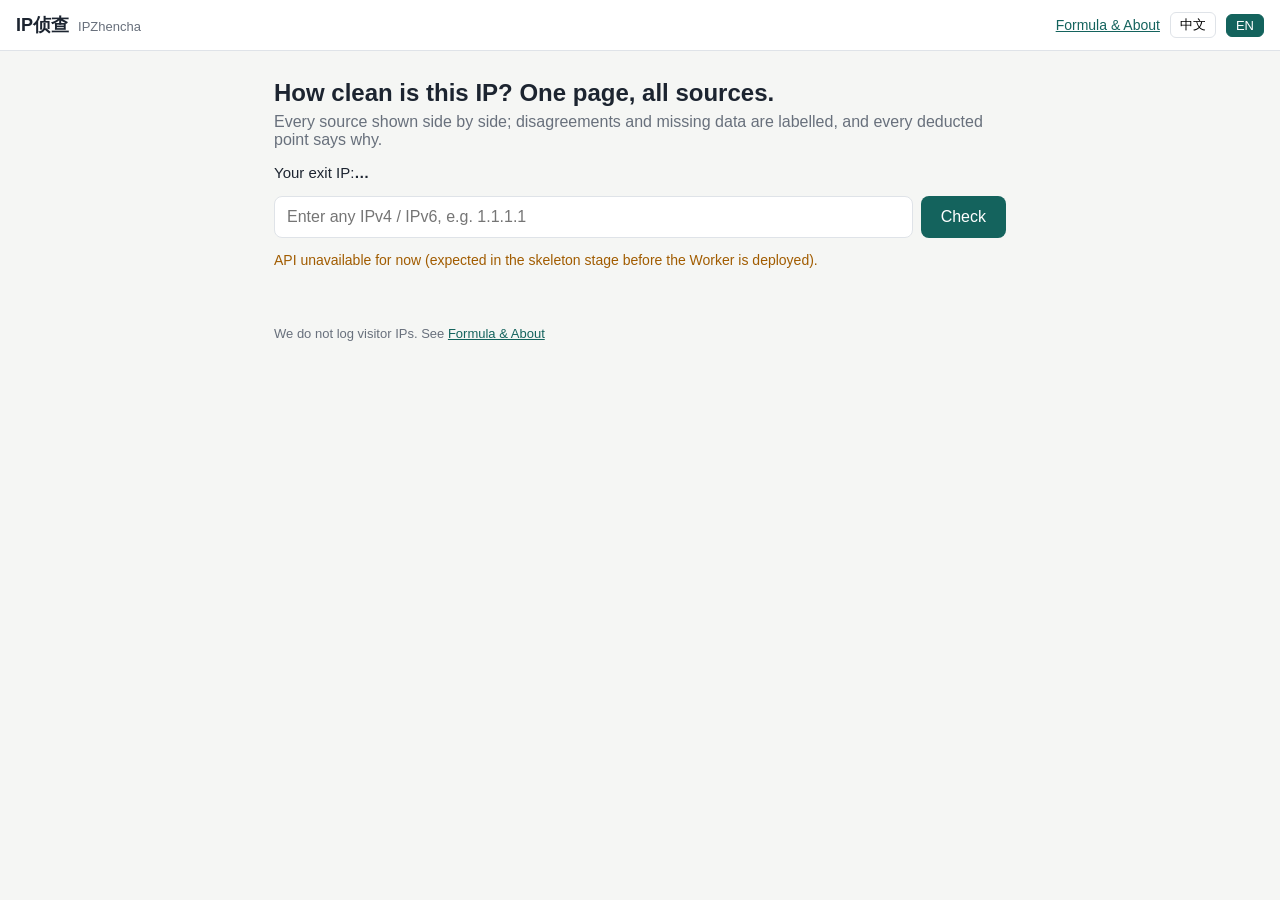
<file: web/index.html>
<!DOCTYPE html>
<html lang="zh-CN">
<head>
<meta charset="utf-8">
<meta name="viewport" content="width=device-width, initial-scale=1">
<title>IP侦查 · IPZhencha — IP 质量检测</title>
<link rel="stylesheet" href="style.css">
</head>
<body>
<header class="topbar">
  <div class="brand">IP侦查 <span class="brand-en">IPZhencha</span></div>
  <nav>
    <a href="about.html" data-i18n="nav_about">公式与说明</a>
    <button id="lang-zh" class="lang-btn" type="button">中文</button>
    <button id="lang-en" class="lang-btn" type="button">EN</button>
  </nav>
</header>

<main>
  <section class="hero">
    <h1 data-i18n="hero_title">这个 IP 干不干净，一页看清</h1>
    <p class="sub" data-i18n="hero_sub">多家来源并排摆出，分歧和缺失如实标明；分数每一分都写清扣在哪。</p>
    <p id="own-ip" class="own-ip"><span data-i18n="own_ip_label">你的出口 IP：</span><strong id="own-ip-value">…</strong></p>
    <form id="query-form">
      <input id="ip-input" type="text" inputmode="text" autocomplete="off" spellcheck="false"
             placeholder="输入任意 IPv4 / IPv6，如 1.1.1.1">
      <button type="submit" data-i18n="btn_check">检测</button>
    </form>
    <p id="status" class="status" role="status"></p>
  </section>

  <section id="report" hidden>
    <!-- 1. 结论卡 -->
    <div class="card" id="block-conclusion">
      <div class="conclusion-head">
        <h2 id="r-ip">—</h2>
        <span id="r-badge" class="badge"></span>
      </div>
      <div class="conclusion-grid">
        <div><span class="k" data-i18n="f_type">类型</span><span class="v" id="r-type">—</span></div>
        <div><span class="k" data-i18n="f_score">健康分</span><span class="v" id="r-score">—</span></div>
        <div><span class="k" data-i18n="f_location">国家/城市</span><span class="v" id="r-location">—</span></div>
        <div><span class="k" data-i18n="f_asn">ASN / 运营商</span><span class="v" id="r-asn">—</span></div>
        <div><span class="k" data-i18n="f_flags">标记</span><span class="v" id="r-flags">—</span></div>
        <div><span class="k" data-i18n="f_suitability">养号适合度</span><span class="v"><span id="r-suitability" class="suit-badge suit-unknown">—</span></span></div>
      </div>
      <ul id="r-suitability-reasons" class="suit-reasons"></ul>
      <p class="suit-disclaimer" data-i18n="suit_disclaimer">参考判断：平台还看设备、行为与支付地区，高分不等于一定通过风控</p>
    </div>

    <!-- 2. 多源对照表 -->
    <div class="card">
      <h3 data-i18n="block_sources">多源对照</h3>
      <div class="table-wrap"><table id="sources-table">
        <thead><tr>
          <th data-i18n="col_source">来源</th><th data-i18n="col_returned">已返回</th>
          <th data-i18n="col_country">国家</th><th data-i18n="col_type">类型判定</th><th data-i18n="col_note">备注</th>
        </tr></thead>
        <tbody></tbody>
      </table></div>
    </div>

    <!-- 3. 扣分明细 -->
    <div class="card">
      <h3 data-i18n="block_deductions">扣分明细</h3>
      <ul id="deductions-list" class="plain-list"></ul>
    </div>

    <!-- 4. 黑名单逐项 -->
    <div class="card">
      <h3 data-i18n="block_dnsbl">黑名单逐项（DNSBL）</h3>
      <ul id="dnsbl-list" class="plain-list"></ul>
    </div>

    <!-- 5. 滥用历史 -->
    <div class="card">
      <h3 data-i18n="block_abuse">滥用历史（AbuseIPDB）</h3>
      <div id="abuse-body">—</div>
    </div>

    <p class="fineprint" data-i18n="disclaimer">分数为本站公式推算，仅供参考，不承诺能通过任何平台的风控。</p>
  </section>
</main>

<footer>
  <span data-i18n="footer_privacy">本站不记录访客 IP。详见</span> <a href="about.html" data-i18n="nav_about">公式与说明</a>
</footer>

<script src="app.js"></script>
</body>
</html>
</file>
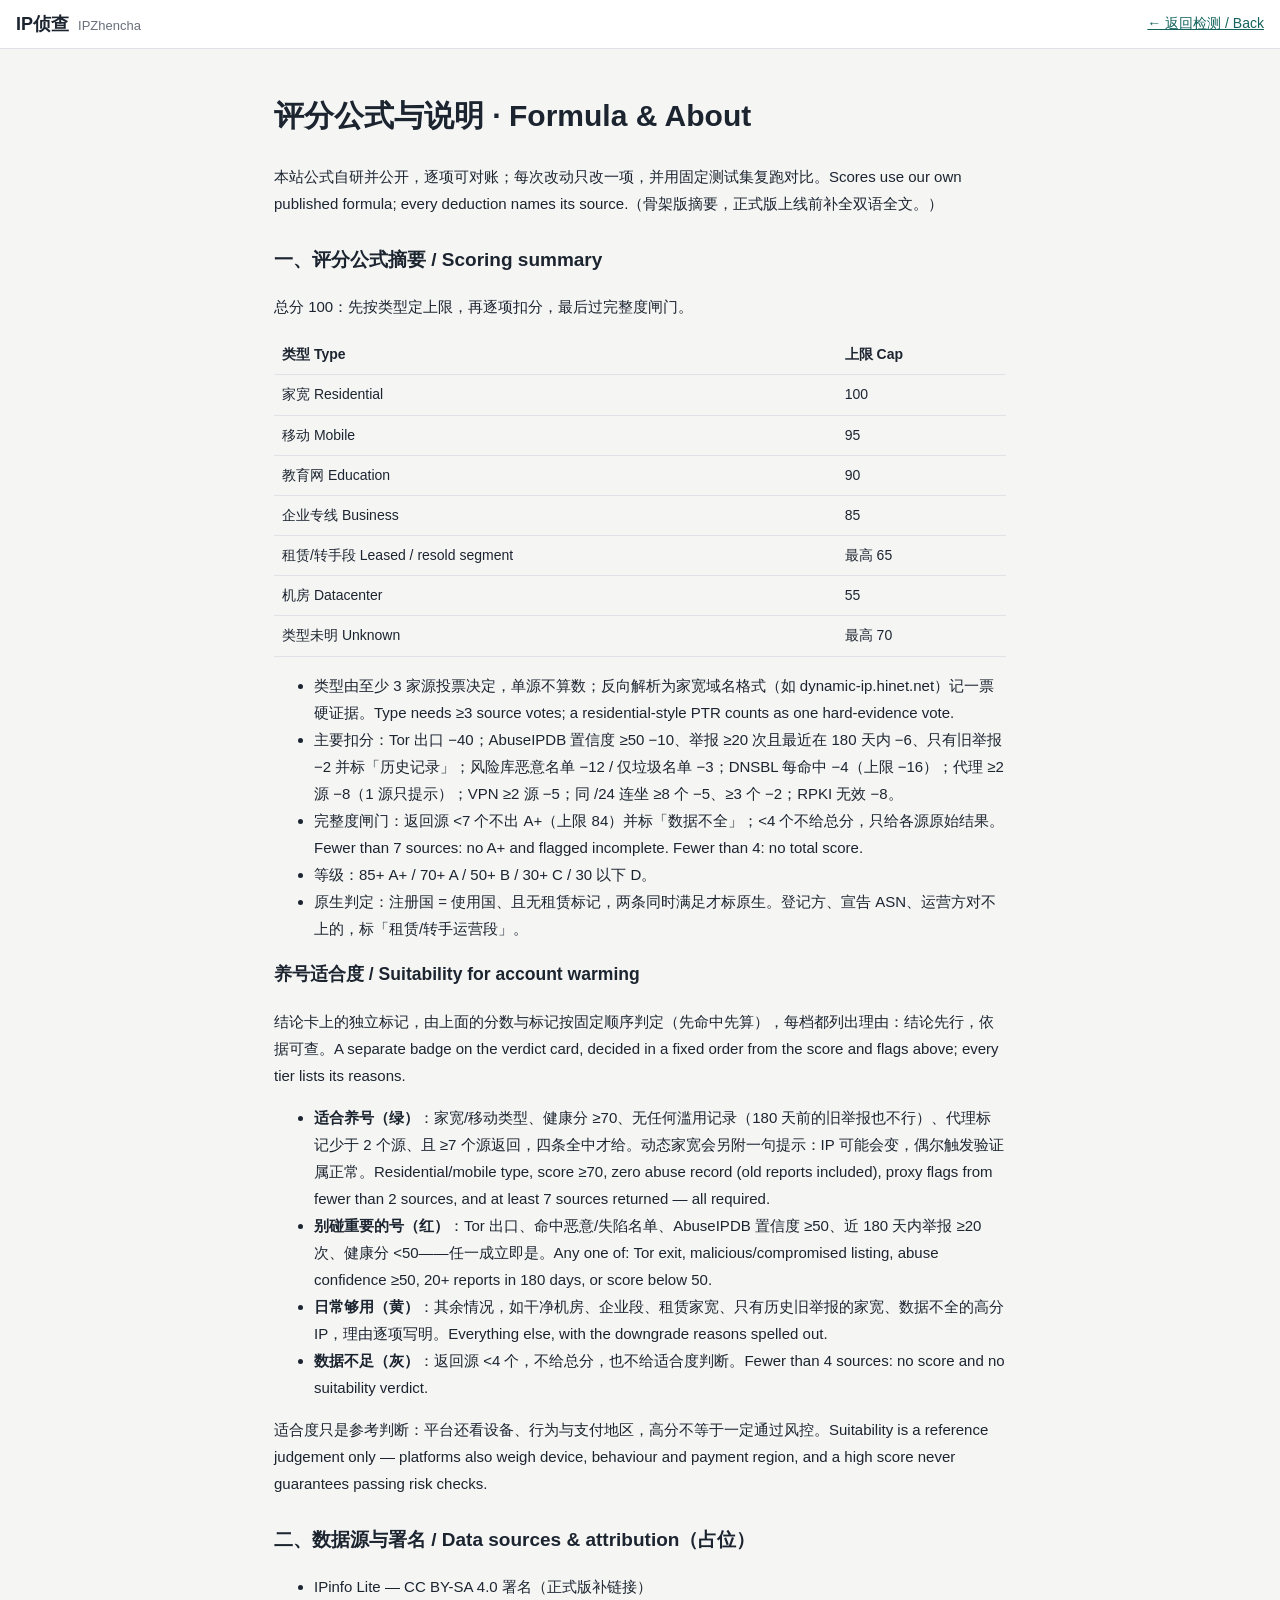
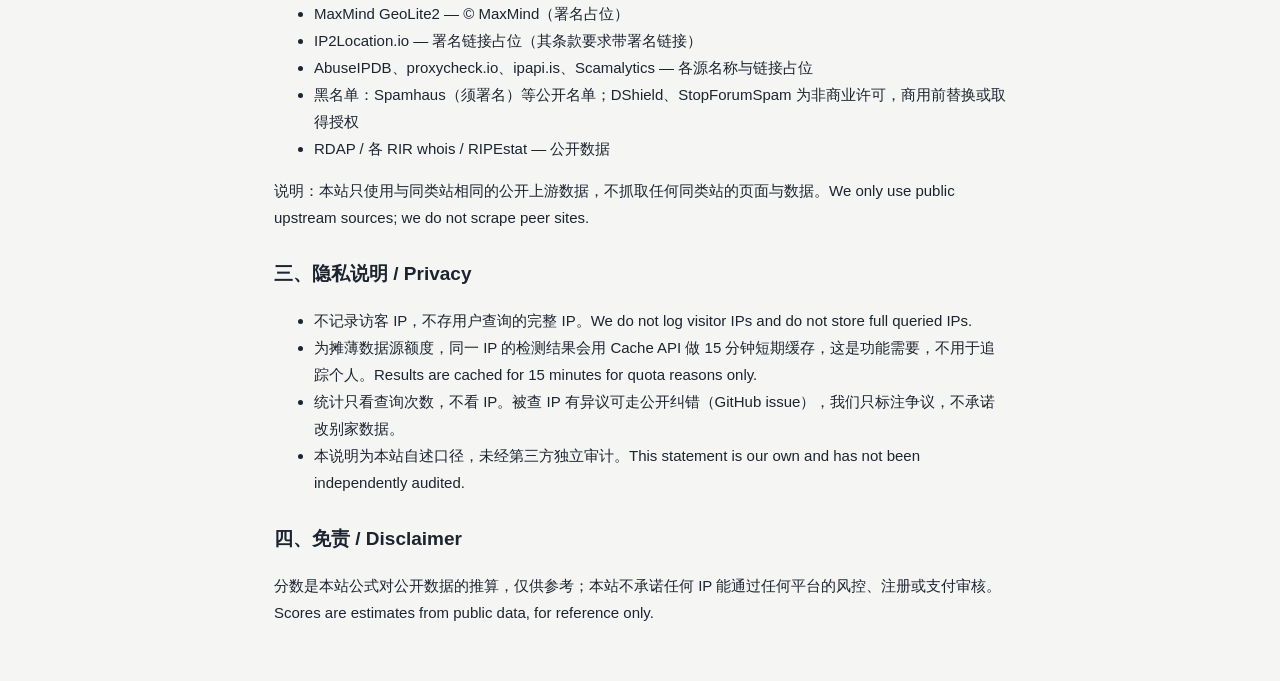
<file: web/about.html>
<!DOCTYPE html>
<html lang="zh-CN">
<head>
<meta charset="utf-8">
<meta name="viewport" content="width=device-width, initial-scale=1">
<title>公式与说明 · IP侦查 IPZhencha — Formula & About</title>
<link rel="stylesheet" href="style.css">
</head>
<body>
<header class="topbar">
  <div class="brand">IP侦查 <span class="brand-en">IPZhencha</span></div>
  <nav><a href="index.html">← 返回检测 / Back</a></nav>
</header>

<main class="about-body">
  <h1>评分公式与说明 · Formula &amp; About</h1>
  <p>本站公式自研并公开，逐项可对账；每次改动只改一项，并用固定测试集复跑对比。Scores use our own published formula; every deduction names its source.（骨架版摘要，正式版上线前补全双语全文。）</p>

  <h2>一、评分公式摘要 / Scoring summary</h2>
  <p>总分 100：先按类型定上限，再逐项扣分，最后过完整度闸门。</p>
  <table>
    <tr><th>类型 Type</th><th>上限 Cap</th></tr>
    <tr><td>家宽 Residential</td><td>100</td></tr>
    <tr><td>移动 Mobile</td><td>95</td></tr>
    <tr><td>教育网 Education</td><td>90</td></tr>
    <tr><td>企业专线 Business</td><td>85</td></tr>
    <tr><td>租赁/转手段 Leased / resold segment</td><td>最高 65</td></tr>
    <tr><td>机房 Datacenter</td><td>55</td></tr>
    <tr><td>类型未明 Unknown</td><td>最高 70</td></tr>
  </table>
  <ul>
    <li>类型由至少 3 家源投票决定，单源不算数；反向解析为家宽域名格式（如 dynamic-ip.hinet.net）记一票硬证据。Type needs ≥3 source votes; a residential-style PTR counts as one hard-evidence vote.</li>
    <li>主要扣分：Tor 出口 −40；AbuseIPDB 置信度 ≥50 −10、举报 ≥20 次且最近在 180 天内 −6、只有旧举报 −2 并标「历史记录」；风险库恶意名单 −12 / 仅垃圾名单 −3；DNSBL 每命中 −4（上限 −16）；代理 ≥2 源 −8（1 源只提示）；VPN ≥2 源 −5；同 /24 连坐 ≥8 个 −5、≥3 个 −2；RPKI 无效 −8。</li>
    <li>完整度闸门：返回源 &lt;7 个不出 A+（上限 84）并标「数据不全」；&lt;4 个不给总分，只给各源原始结果。Fewer than 7 sources: no A+ and flagged incomplete. Fewer than 4: no total score.</li>
    <li>等级：85+ A+ / 70+ A / 50+ B / 30+ C / 30 以下 D。</li>
    <li>原生判定：注册国 = 使用国、且无租赁标记，两条同时满足才标原生。登记方、宣告 ASN、运营方对不上的，标「租赁/转手运营段」。</li>
  </ul>

  <h3>养号适合度 / Suitability for account warming</h3>
  <p>结论卡上的独立标记，由上面的分数与标记按固定顺序判定（先命中先算），每档都列出理由：结论先行，依据可查。A separate badge on the verdict card, decided in a fixed order from the score and flags above; every tier lists its reasons.</p>
  <ul>
    <li><strong>适合养号（绿）</strong>：家宽/移动类型、健康分 ≥70、无任何滥用记录（180 天前的旧举报也不行）、代理标记少于 2 个源、且 ≥7 个源返回，四条全中才给。动态家宽会另附一句提示：IP 可能会变，偶尔触发验证属正常。Residential/mobile type, score ≥70, zero abuse record (old reports included), proxy flags from fewer than 2 sources, and at least 7 sources returned — all required.</li>
    <li><strong>别碰重要的号（红）</strong>：Tor 出口、命中恶意/失陷名单、AbuseIPDB 置信度 ≥50、近 180 天内举报 ≥20 次、健康分 &lt;50——任一成立即是。Any one of: Tor exit, malicious/compromised listing, abuse confidence ≥50, 20+ reports in 180 days, or score below 50.</li>
    <li><strong>日常够用（黄）</strong>：其余情况，如干净机房、企业段、租赁家宽、只有历史旧举报的家宽、数据不全的高分 IP，理由逐项写明。Everything else, with the downgrade reasons spelled out.</li>
    <li><strong>数据不足（灰）</strong>：返回源 &lt;4 个，不给总分，也不给适合度判断。Fewer than 4 sources: no score and no suitability verdict.</li>
  </ul>
  <p>适合度只是参考判断：平台还看设备、行为与支付地区，高分不等于一定通过风控。Suitability is a reference judgement only — platforms also weigh device, behaviour and payment region, and a high score never guarantees passing risk checks.</p>

  <h2>二、数据源与署名 / Data sources &amp; attribution（占位）</h2>
  <ul>
    <li>IPinfo Lite — CC BY-SA 4.0 署名（正式版补链接）</li>
    <li>MaxMind GeoLite2 — © MaxMind（署名占位）</li>
    <li>IP2Location.io — 署名链接占位（其条款要求带署名链接）</li>
    <li>AbuseIPDB、proxycheck.io、ipapi.is、Scamalytics — 各源名称与链接占位</li>
    <li>黑名单：Spamhaus（须署名）等公开名单；DShield、StopForumSpam 为非商业许可，商用前替换或取得授权</li>
    <li>RDAP / 各 RIR whois / RIPEstat — 公开数据</li>
  </ul>
  <p>说明：本站只使用与同类站相同的公开上游数据，不抓取任何同类站的页面与数据。We only use public upstream sources; we do not scrape peer sites.</p>

  <h2>三、隐私说明 / Privacy</h2>
  <ul>
    <li>不记录访客 IP，不存用户查询的完整 IP。We do not log visitor IPs and do not store full queried IPs.</li>
    <li>为摊薄数据源额度，同一 IP 的检测结果会用 Cache API 做 15 分钟短期缓存，这是功能需要，不用于追踪个人。Results are cached for 15 minutes for quota reasons only.</li>
    <li>统计只看查询次数，不看 IP。被查 IP 有异议可走公开纠错（GitHub issue），我们只标注争议，不承诺改别家数据。</li>
    <li>本说明为本站自述口径，未经第三方独立审计。This statement is our own and has not been independently audited.</li>
  </ul>

  <h2>四、免责 / Disclaimer</h2>
  <p>分数是本站公式对公开数据的推算，仅供参考；本站不承诺任何 IP 能通过任何平台的风控、注册或支付审核。Scores are estimates from public data, for reference only.</p>
</main>
</body>
</html>
</file>
<file: web/style.css>
/* IP侦查 骨架样式：单列、手机优先，无框架 */
:root {
  --ink: #1c2430; --muted: #68707c; --line: #dfe3e8; --card: #ffffff;
  --bg: #f5f6f4; --accent: #14635d; --warn: #a15c00; --hit: #b3261e;
}
* { box-sizing: border-box; }
body { margin: 0; font-family: -apple-system, "PingFang SC", "Microsoft YaHei", "Segoe UI", sans-serif; color: var(--ink); background: var(--bg); }
a { color: var(--accent); }
.topbar { display: flex; justify-content: space-between; align-items: center; padding: 12px 16px; border-bottom: 1px solid var(--line); background: var(--card); }
.brand { font-weight: 700; font-size: 18px; }
.brand-en { color: var(--muted); font-weight: 400; font-size: 13px; margin-left: 4px; }
.topbar nav { display: flex; gap: 10px; align-items: center; font-size: 14px; }
.lang-btn { border: 1px solid var(--line); background: none; border-radius: 6px; padding: 3px 9px; cursor: pointer; font-size: 13px; }
.lang-btn.active { background: var(--accent); color: #fff; border-color: var(--accent); }
main { max-width: 760px; margin: 0 auto; padding: 20px 14px 40px; }
.hero h1 { font-size: 24px; margin: 8px 0 6px; }
.sub { color: var(--muted); margin: 0 0 14px; }
.own-ip { font-size: 15px; }
#query-form { display: flex; gap: 8px; }
#ip-input { flex: 1; padding: 11px 12px; font-size: 16px; border: 1px solid var(--line); border-radius: 8px; min-width: 0; }
#query-form button { padding: 11px 20px; font-size: 16px; border: 0; border-radius: 8px; background: var(--accent); color: #fff; cursor: pointer; }
.status { color: var(--warn); min-height: 20px; font-size: 14px; }
.card { background: var(--card); border: 1px solid var(--line); border-radius: 12px; padding: 16px; margin-top: 14px; }
.card h3 { margin: 0 0 10px; font-size: 16px; }
.conclusion-head { display: flex; justify-content: space-between; align-items: center; gap: 10px; flex-wrap: wrap; }
.conclusion-head h2 { margin: 0; font-size: 22px; word-break: break-all; }
.badge { background: #eef4f3; color: var(--accent); border: 1px solid #cfe0dd; border-radius: 999px; padding: 3px 10px; font-size: 12.5px; }
.conclusion-grid { display: grid; grid-template-columns: 1fr 1fr; gap: 10px 16px; margin-top: 12px; }
.conclusion-grid .k { display: block; color: var(--muted); font-size: 12.5px; }
.conclusion-grid .v { font-size: 16px; font-weight: 600; word-break: break-all; }
.table-wrap { overflow-x: auto; }
table { border-collapse: collapse; width: 100%; font-size: 14px; }
th, td { text-align: left; padding: 7px 8px; border-bottom: 1px solid var(--line); white-space: nowrap; }
tr.missing td { color: var(--muted); }
.plain-list { margin: 0; padding-left: 18px; font-size: 14.5px; line-height: 1.75; }
.plain-list .hit, li.hit { color: var(--hit); font-weight: 600; }
.suit-badge { display: inline-block; border: 1px solid var(--line); border-radius: 999px; padding: 2px 11px; font-size: 14px; font-weight: 700; }
.suit-suitable { background: #e6f4ea; color: #137333; border-color: #a8dab5; }
.suit-daily { background: #fdf3d7; color: #8a5a00; border-color: #ecd28a; }
.suit-avoid { background: #fdecea; color: var(--hit); border-color: #f2b8b5; }
.suit-unknown { background: #eef0f2; color: var(--muted); }
.suit-reasons { margin: 10px 0 0; padding-left: 18px; font-size: 13.5px; color: var(--muted); line-height: 1.7; }
.suit-disclaimer { color: var(--muted); font-size: 12.5px; margin: 8px 0 0; }
#abuse-body { font-size: 14.5px; line-height: 1.7; }
.fineprint { color: var(--muted); font-size: 13px; margin-top: 14px; }
footer { max-width: 760px; margin: 0 auto; padding: 0 14px 30px; color: var(--muted); font-size: 13px; }
.about-body { font-size: 15px; line-height: 1.8; }
.about-body h2 { font-size: 19px; margin-top: 26px; }
.about-body table td, .about-body table th { white-space: normal; }
</file>
